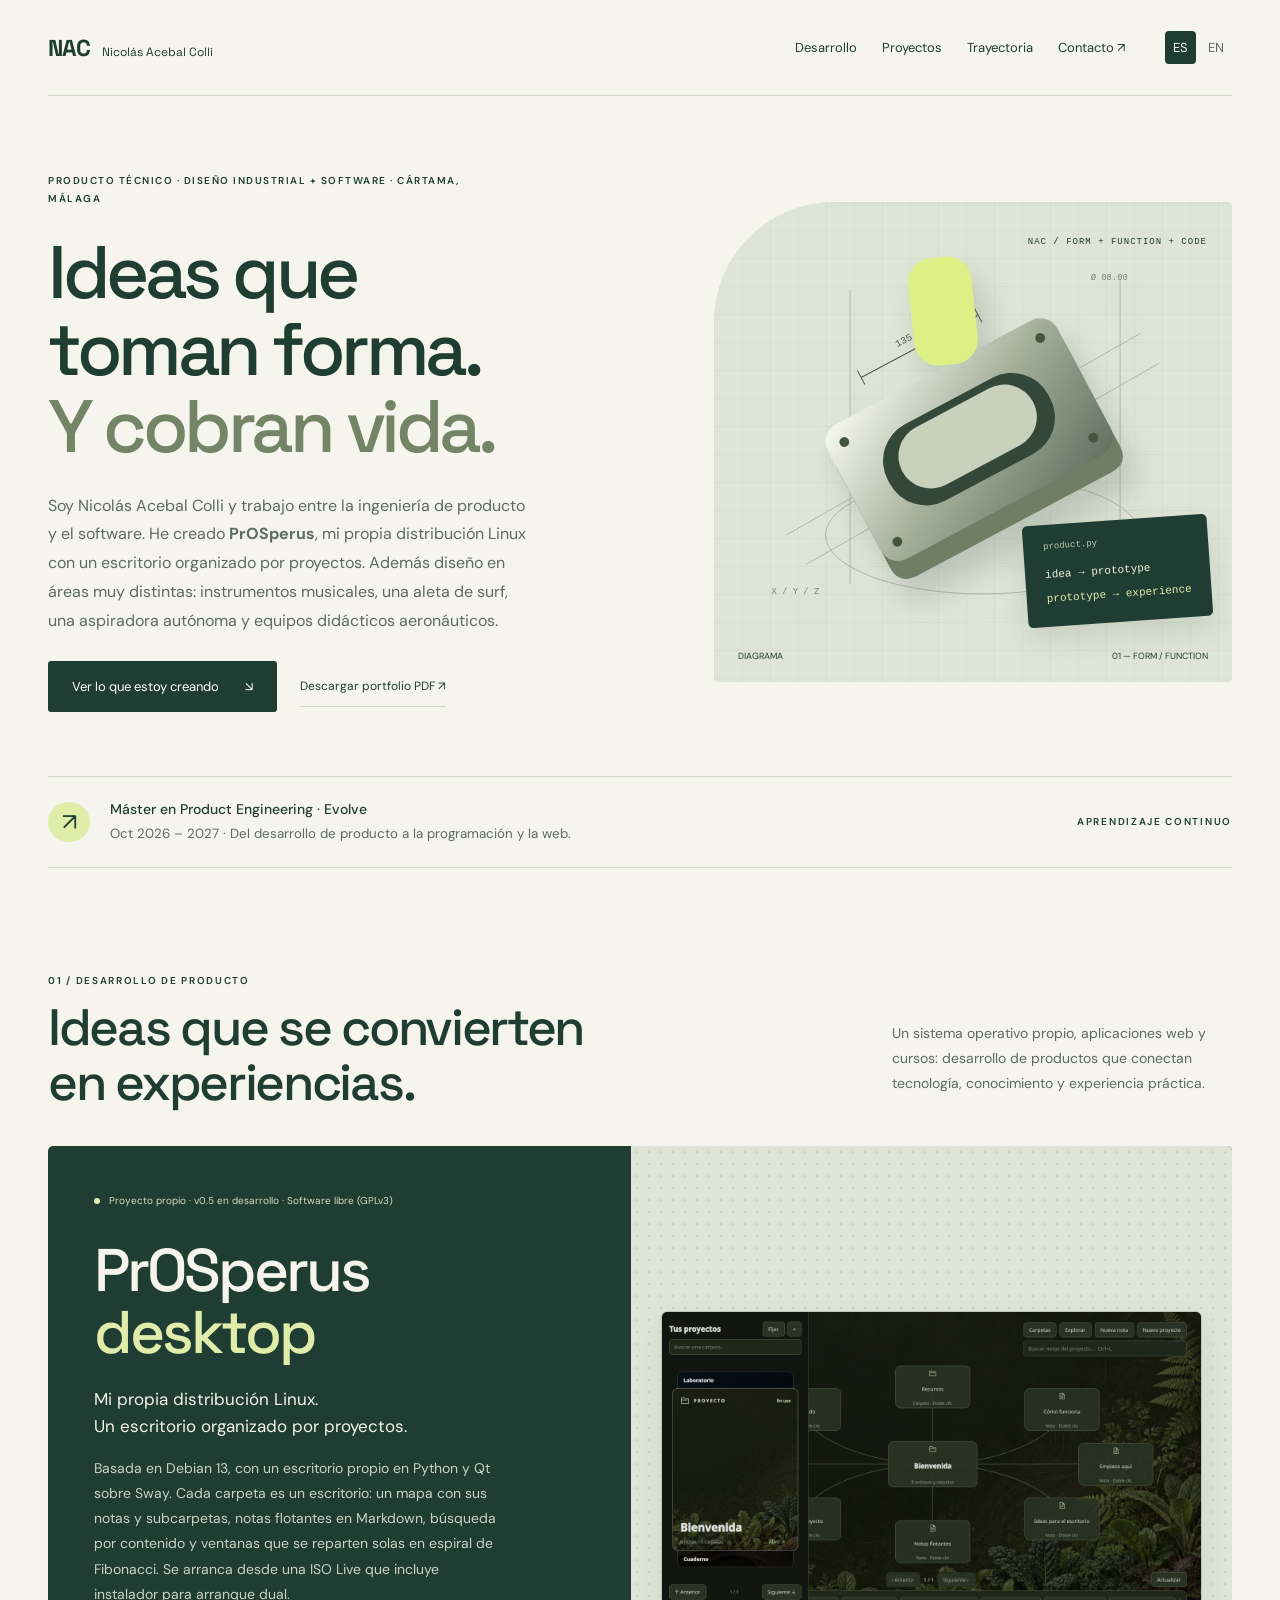
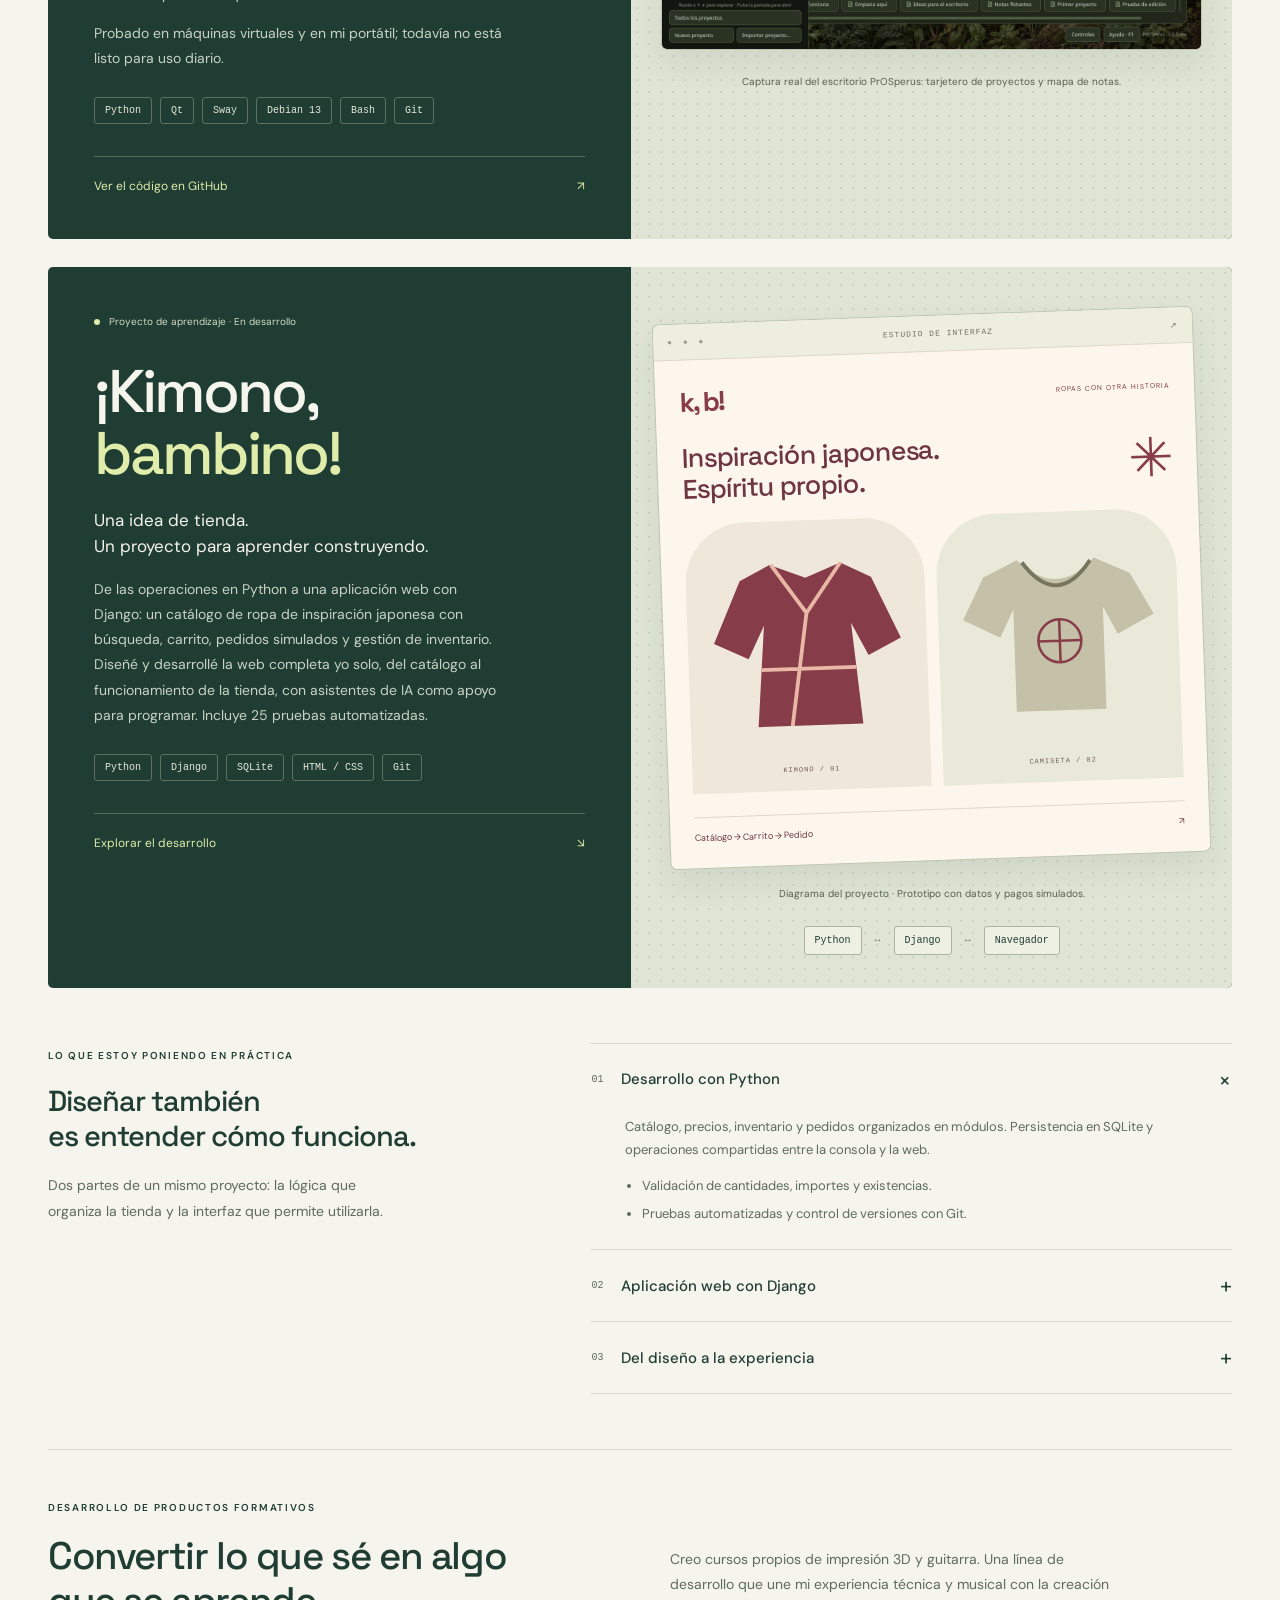
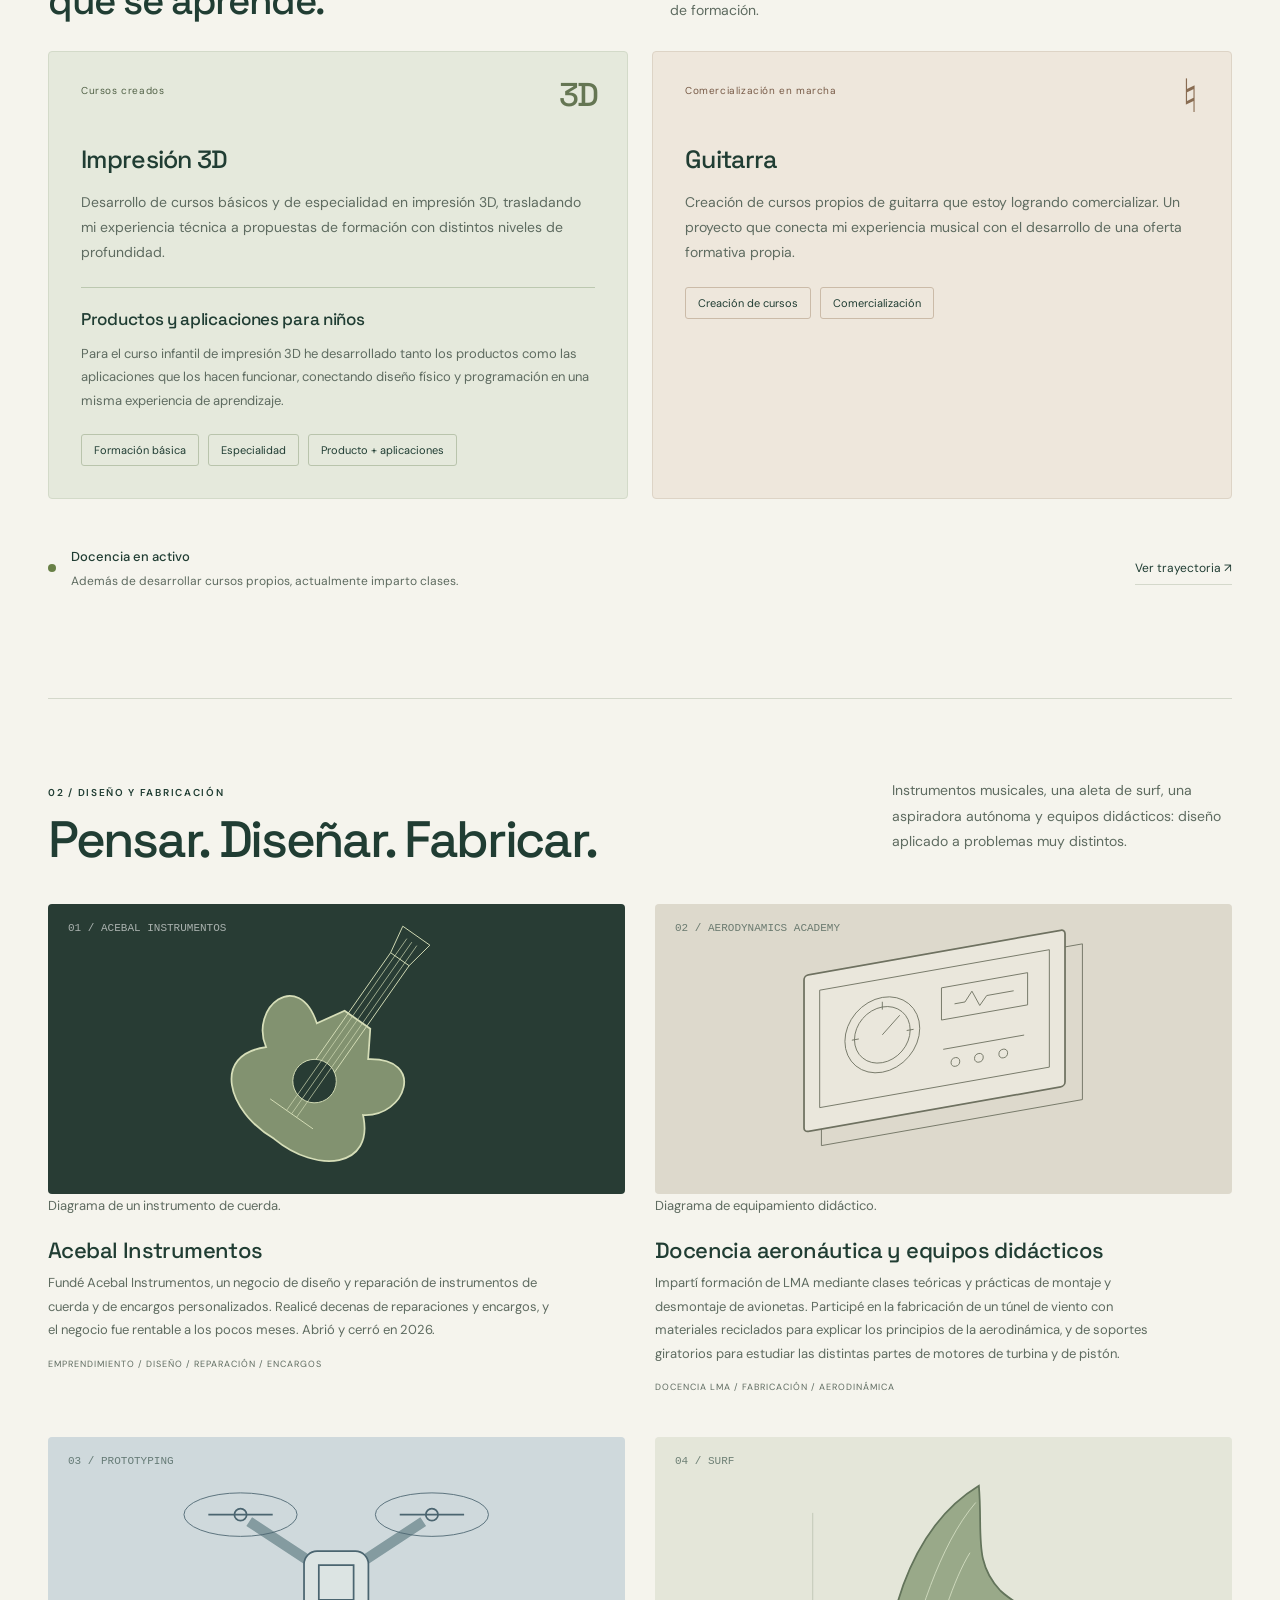
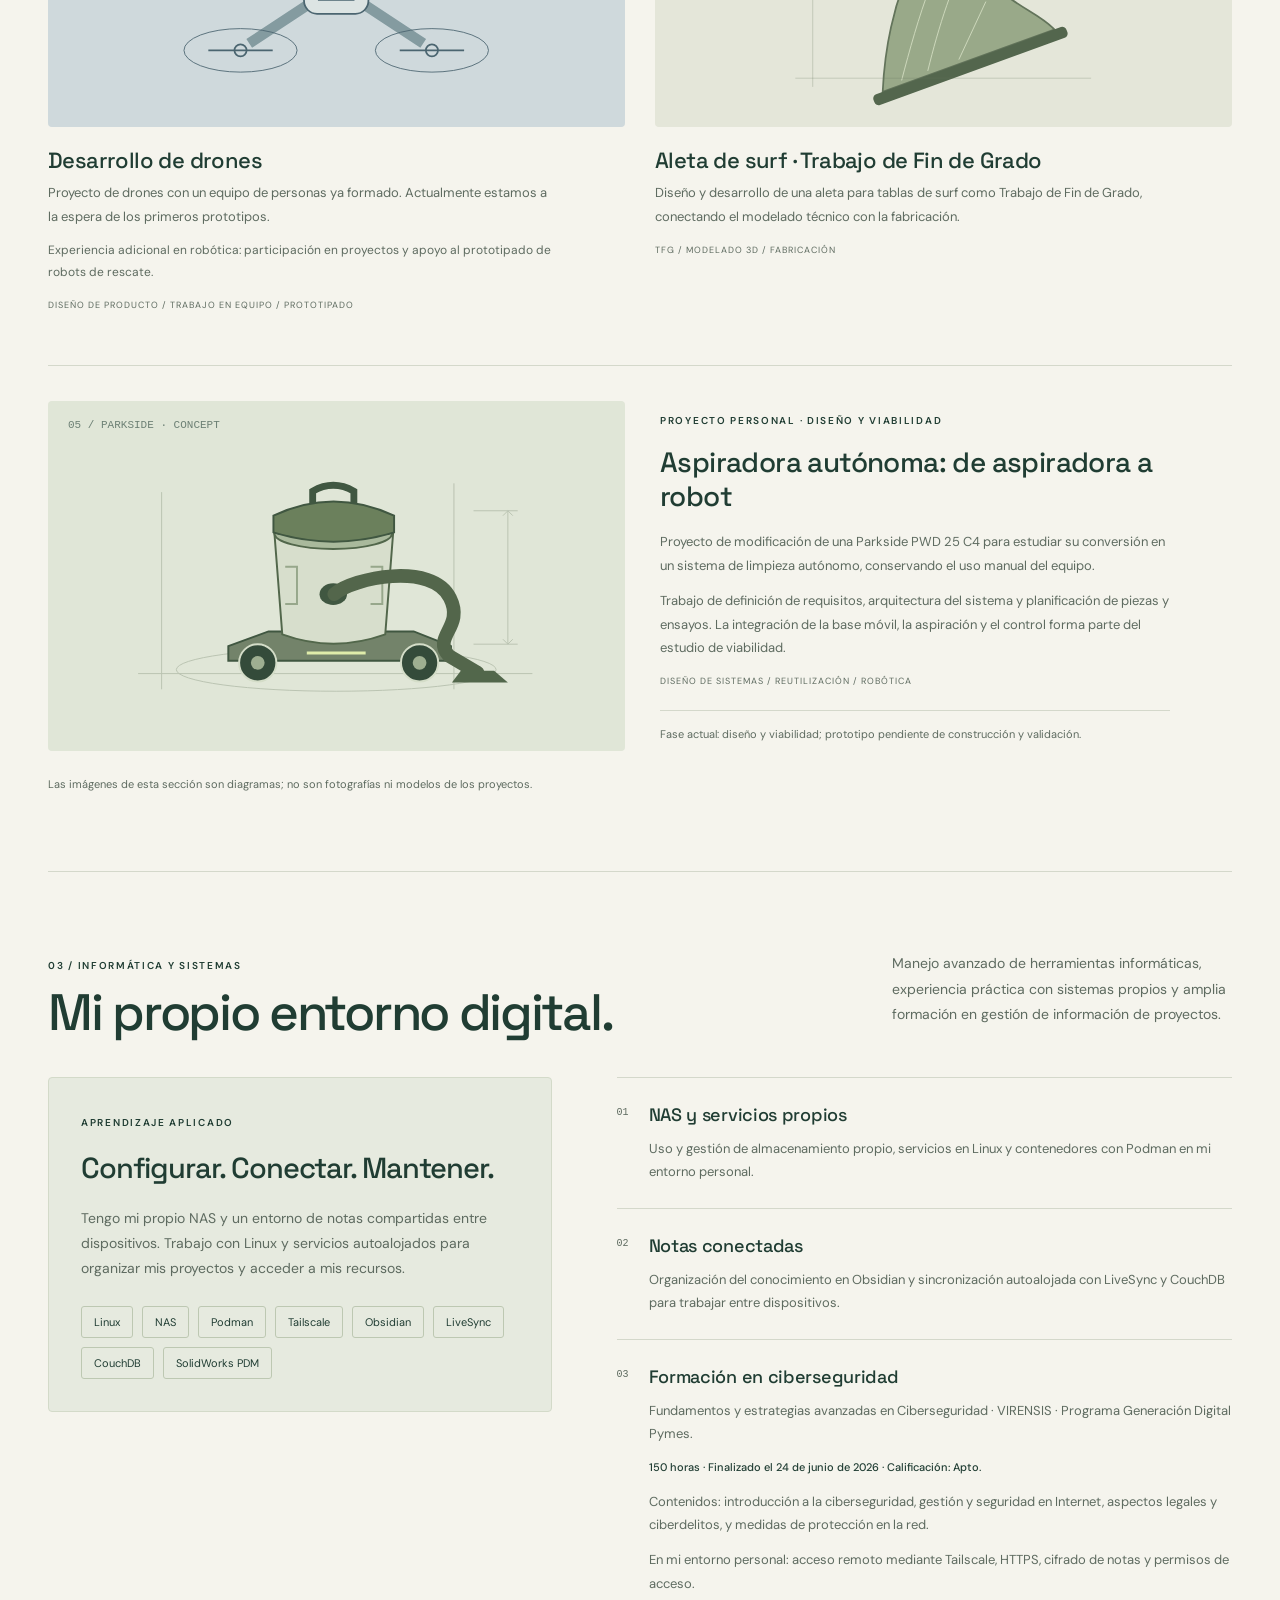
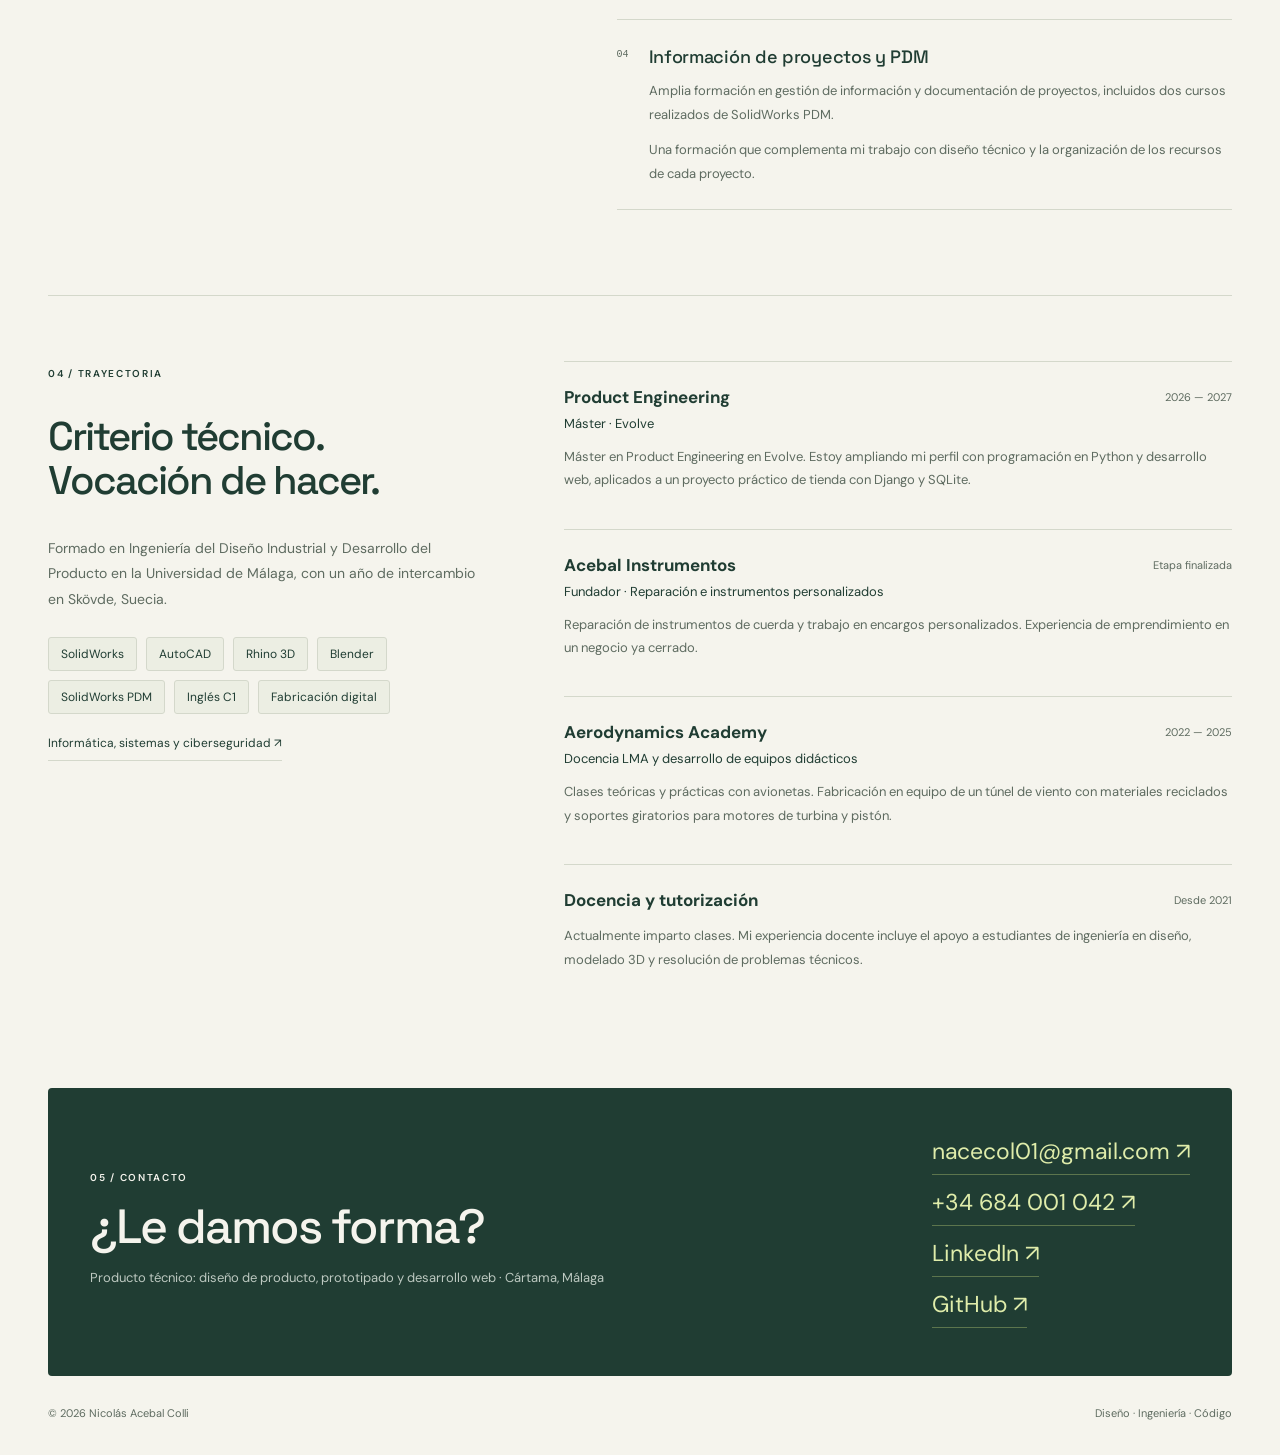
<file: index.html>
<!doctype html>
<html lang="es">
<head>
<meta charset="utf-8"><meta name="viewport" content="width=device-width,initial-scale=1">
<title>Nicolás Acebal Colli — Diseño y desarrollo</title>
<meta name="description" content="Diseño industrial, desarrollo de producto y programación web. Portfolio de Nicolás Acebal Colli.">
<link rel="icon" type="image/svg+xml" href="data:image/svg+xml,%3Csvg xmlns='http://www.w3.org/2000/svg' viewBox='0 0 64 64'%3E%3Crect width='64' height='64' rx='12' fill='%231b302a'/%3E%3Cpath d='M16 48V16l32 32V16' fill='none' stroke='%23deef86' stroke-width='6'/%3E%3C/svg%3E">
<link rel="stylesheet" href="styles.css"><link rel="stylesheet" href="refinements.css"></head>
<body><a class="skip-link" href="#main" data-es="Saltar al contenido" data-en="Skip to content">Saltar al contenido</a><div class="wrap">
<header><a class="logo" href="#" aria-label="Nicolás Acebal Colli">NAC<span>Nicolás Acebal Colli</span></a><nav aria-label="Principal"><a href="#development" data-es="Desarrollo" data-en="Development">Desarrollo</a><a href="#projects" data-es="Proyectos" data-en="Projects">Proyectos</a><a href="#about" data-es="Trayectoria" data-en="Background">Trayectoria</a><a href="#contact" data-es="Contacto ↗" data-en="Contact ↗">Contacto ↗</a><div class="langs" aria-label="Idioma / Language"><button type="button" data-lang="es" aria-pressed="true">ES</button><button type="button" data-lang="en" aria-pressed="false">EN</button></div></nav></header>
<main id="main"><div class="hero"><div><div class="eyebrow" data-es="Producto técnico · Diseño industrial + software · Cártama, Málaga" data-en="Technical product · Industrial design + software · Cártama, Málaga">Producto técnico · Diseño industrial + software · Cártama, Málaga</div><h1 data-es="Ideas que<br>toman forma.<br><em>Y cobran vida.</em>" data-en="Ideas that<br>take shape.<br><em>And come to life.</em>">Ideas que<br>toman forma.<br><em>Y cobran vida.</em></h1><p class="intro" data-es="Soy Nicolás Acebal Colli y trabajo entre la ingeniería de producto y el software. He creado <strong>PrOSperus</strong>, mi propia distribución Linux con un escritorio organizado por proyectos. Además diseño en áreas muy distintas: instrumentos musicales, una aleta de surf, una aspiradora autónoma y equipos didácticos aeronáuticos." data-en="I’m Nicolás Acebal Colli and I work where product engineering meets software. I built <strong>PrOSperus</strong>, my own Linux distribution with a project-based desktop. I also design across very different fields: musical instruments, a surf fin, an autonomous vacuum cleaner and aircraft training equipment.">Soy Nicolás Acebal Colli y trabajo entre la ingeniería de producto y el software. He creado <strong>PrOSperus</strong>, mi propia distribución Linux con un escritorio organizado por proyectos. Además diseño en áreas muy distintas: instrumentos musicales, una aleta de surf, una aspiradora autónoma y equipos didácticos aeronáuticos.</p><div class="hero-actions"><a class="cta" href="#development"><span data-es="Ver lo que estoy creando" data-en="Explore what I'm building">Ver lo que estoy creando</span><span aria-hidden="true">↘</span></a><a class="text-button print-cv" href="portfolio-es.pdf" download="Nicolas-Acebal-Colli-Portfolio-ES.pdf" data-es="Descargar portfolio PDF ↗" data-en="Download portfolio PDF ↗">Descargar portfolio PDF ↗</a></div></div>
<div class="hero-art" role="img" aria-label="Composición conceptual de piezas y planos de diseño industrial"><span class="art-tag">NAC / FORM + FUNCTION + CODE</span><svg viewBox="0 0 500 440" aria-hidden="true"><defs><linearGradient id="metal" x2="1" y2="1"><stop stop-color="#f9faef"/><stop offset=".5" stop-color="#a3af99"/><stop offset="1" stop-color="#61715e"/></linearGradient></defs><g fill="none" stroke="#64755d" stroke-width="1" opacity=".4"><path d="M60 330L420 125M80 360L440 155M125 80L125 380M400 70L400 355"/><ellipse cx="260" cy="330" rx="160" ry="60"/></g><g transform="translate(245 225) rotate(-28)"><path d="M-115-70L110-70Q130-70 130-50V65Q130 85 110 85H-115Q-135 85-135 65V-50Q-135-70-115-70Z" fill="#6e7f65" transform="translate(0 20)"/><rect x="-135" y="-70" width="265" height="155" rx="20" fill="url(#metal)"/><rect x="-95" y="-37" width="185" height="88" rx="42" fill="#334839"/><rect x="-78" y="-29" width="151" height="66" rx="33" fill="#c7d1bc"/><g fill="#43563d"><circle cx="-116" cy="-50" r="5"/><circle cx="110" cy="-50" r="5"/><circle cx="-116" cy="65" r="5"/><circle cx="110" cy="65" r="5"/></g><path d="M-70-100H65M-70-108V-92M65-108V-92" stroke="#4a5c43" fill="none"/><text x="-23" y="-110" font-size="10" font-family="monospace" fill="#4a5c43">135.00</text><rect x="-45" y="-180" width="65" height="110" rx="25" fill="#deef86" transform="rotate(22)"/></g><g fill="#77846d" font-family="monospace" font-size="9"><text x="45" y="390">X / Y / Z</text><text x="370" y="70">Ø 08.00</text></g></svg><div class="code-stamp" aria-hidden="true"><span>product.py</span><code>idea → prototype<br><b>prototype → experience</b></code></div><div class="art-caption"><span data-es="DIAGRAMA" data-en="DIAGRAM">DIAGRAMA</span><span>01 — FORM / FUNCTION</span></div></div></div>
<div class="study"><span class="icon">↗</span><div><p data-es="Máster en Product Engineering · Evolve" data-en="Master’s in Product Engineering · Evolve">Máster en Product Engineering · Evolve</p><small data-es="Oct 2026 – 2027 · Del desarrollo de producto a la programación y la web." data-en="Oct 2026 – 2027 · From product development to programming and the web.">Oct 2026 – 2027 · Del desarrollo de producto a la programación y la web.</small></div><span class="eyebrow" data-es="Aprendizaje continuo" data-en="Always learning">Aprendizaje continuo</span></div>

<section id="development" class="development">
  <div class="section-head"><div><span class="eyebrow" data-es="01 / Desarrollo de producto" data-en="01 / Product development">01 / Desarrollo de producto</span><h2 data-es="Ideas que se convierten<br>en experiencias." data-en="Ideas that become<br>experiences.">Ideas que se convierten<br>en experiencias.</h2></div><p data-es="Un sistema operativo propio, aplicaciones web y cursos: desarrollo de productos que conectan tecnología, conocimiento y experiencia práctica." data-en="My own operating system, web applications and courses: developing products that connect technology, knowledge and hands-on experience.">Un sistema operativo propio, aplicaciones web y cursos: desarrollo de productos que conectan tecnología, conocimiento y experiencia práctica.</p></div>
  <article class="web-feature prosperus-feature" id="prosperus"><div class="web-story"><span class="status"><i aria-hidden="true"></i><span data-es="Proyecto propio · v0.5 en desarrollo · Software libre (GPLv3)" data-en="Personal project · v0.5 in development · Free software (GPLv3)">Proyecto propio · v0.5 en desarrollo · Software libre (GPLv3)</span></span><h3>PrOSperus<br><em>desktop</em></h3><p class="web-lead" data-es="Mi propia distribución Linux.<br>Un escritorio organizado por proyectos." data-en="My own Linux distribution.<br>A desktop organised by projects.">Mi propia distribución Linux.<br>Un escritorio organizado por proyectos.</p><p data-es="Basada en Debian 13, con un escritorio propio en Python y Qt sobre Sway. Cada carpeta es un escritorio: un mapa con sus notas y subcarpetas, notas flotantes en Markdown, búsqueda por contenido y ventanas que se reparten solas en espiral de Fibonacci. Se arranca desde una ISO Live que incluye instalador para arranque dual." data-en="Based on Debian 13, with my own desktop written in Python and Qt on top of Sway. Every folder is a desktop: a map of its notes and subfolders, floating Markdown notes, full-text search and windows that tile themselves in a Fibonacci spiral. It boots from a Live ISO that includes a dual-boot installer.">Basada en Debian 13, con un escritorio propio en Python y Qt sobre Sway. Cada carpeta es un escritorio: un mapa con sus notas y subcarpetas, notas flotantes en Markdown, búsqueda por contenido y ventanas que se reparten solas en espiral de Fibonacci. Se arranca desde una ISO Live que incluye instalador para arranque dual.</p><p data-es="Probado en máquinas virtuales y en mi portátil; todavía no está listo para uso diario." data-en="Tested in virtual machines and on my laptop; not yet ready for daily use.">Probado en máquinas virtuales y en mi portátil; todavía no está listo para uso diario.</p><div class="tech-list" aria-label="Tecnologías / Technologies"><span>Python</span><span>Qt</span><span>Sway</span><span>Debian 13</span><span>Bash</span><span>Git</span></div><a class="feature-link" href="https://github.com/harasmeant/PrOSperus-desktop" target="_blank" rel="noopener"><span data-es="Ver el código en GitHub" data-en="View the code on GitHub">Ver el código en GitHub</span><span aria-hidden="true">↗</span></a></div><div class="web-visual"><img class="prosperus-shot" src="assets/web/prosperus-desktop.png" alt="Captura de PrOSperus: tarjetero de proyectos y mapa sobre el fondo del proyecto" loading="lazy"><p class="visual-caption" data-es="Captura real del escritorio PrOSperus: tarjetero de proyectos y mapa de notas." data-en="Real screenshot of the PrOSperus desktop: project card deck and note map.">Captura real del escritorio PrOSperus: tarjetero de proyectos y mapa de notas.</p></div></article>
  <article class="web-feature" style="margin-top:28px">
    <div class="web-story"><span class="status"><i aria-hidden="true"></i><span data-es="Proyecto de aprendizaje · En desarrollo" data-en="Learning project · In development">Proyecto de aprendizaje · En desarrollo</span></span><h3>¡Kimono, <br><em>bambino!</em></h3><p class="web-lead" data-es="Una idea de tienda.<br>Un proyecto para aprender construyendo." data-en="A shop idea.<br>A project for learning by building.">Una idea de tienda.<br>Un proyecto para aprender construyendo.</p><p data-es="De las operaciones en Python a una aplicación web con Django: un catálogo de ropa de inspiración japonesa con búsqueda, carrito, pedidos simulados y gestión de inventario. Diseñé y desarrollé la web completa yo solo, del catálogo al funcionamiento de la tienda, con asistentes de IA como apoyo para programar. Incluye 25 pruebas automatizadas." data-en="From Python operations to a Django web application: a Japanese-inspired clothing catalogue with search, a shopping cart, simulated orders and inventory management. I designed and built the whole site on my own, from the catalogue to how the shop works, using AI assistants to support the coding. It includes 25 automated tests.">De las operaciones en Python a una aplicación web con Django: un catálogo de ropa de inspiración japonesa con búsqueda, carrito, pedidos simulados y gestión de inventario. Diseñé y desarrollé la web completa yo solo, del catálogo al funcionamiento de la tienda, con asistentes de IA como apoyo para programar. Incluye 25 pruebas automatizadas.</p><div class="tech-list" aria-label="Tecnologías / Technologies"><span>Python</span><span>Django</span><span>SQLite</span><span>HTML / CSS</span><span>Git</span></div><a class="feature-link" href="#learning"><span data-es="Explorar el desarrollo" data-en="Explore the development">Explorar el desarrollo</span><span aria-hidden="true">↘</span></a></div>
    <div class="web-visual"><div class="browser-study"><div class="browser-bar"><span class="window-dots" aria-hidden="true">● ● ●</span><span data-es="ESTUDIO DE INTERFAZ" data-en="INTERFACE STUDY">ESTUDIO DE INTERFAZ</span><span aria-hidden="true">↗</span></div><div class="shop-study"><div class="shop-brand">k, b!<span data-es="ROPAS CON OTRA HISTORIA" data-en="CLOTHES WITH A DIFFERENT STORY">ROPAS CON OTRA HISTORIA</span></div><div class="shop-title"><span data-es="Inspiración japonesa.<br>Espíritu propio." data-en="Japanese inspiration.<br>A spirit of its own.">Inspiración japonesa.<br>Espíritu propio.</span><span class="shop-flower" aria-hidden="true">✳</span></div><div class="garments" aria-hidden="true"><div class="garment"><svg viewBox="0 0 180 180"><path d="M62 28L38 40 16 89 43 102 56 76 49 156H132L125 76 138 102 164 89 142 40 118 28 90 39Z" fill="#873c49"/><path d="M63 28L90 67 118 28M90 67L76 156M53 111H128" fill="none" stroke="#e9b7a6" stroke-width="3"/></svg><span>KIMONO / 01</span></div><div class="garment"><svg viewBox="0 0 180 180"><path d="M59 31L32 44 15 77 44 92 55 70 55 151H126V70L137 92 166 77 148 44 120 31Q90 63 59 31" fill="#c5c1a8"/><path d="M63 33Q90 71 117 33" fill="none" stroke="#76765e" stroke-width="3"/><circle cx="91" cy="96" r="17" fill="none" stroke="#873c49" stroke-width="2"/><path d="M91 79V113M74 96H108" stroke="#873c49" stroke-width="2"/></svg><span data-es="CAMISETA / 02" data-en="T-SHIRT / 02">CAMISETA / 02</span></div></div><div class="shop-foot"><span data-es="Catálogo → Carrito → Pedido" data-en="Catalogue → Cart → Order">Catálogo → Carrito → Pedido</span><span aria-hidden="true">↗</span></div></div></div><p class="visual-caption" data-es="Diagrama del proyecto · Prototipo con datos y pagos simulados." data-en="Project diagram · Prototype with simulated data and payments.">Diagrama del proyecto · Prototipo con datos y pagos simulados.</p><div class="architecture"><span>Python</span><b aria-hidden="true">↔</b><span>Django</span><b aria-hidden="true">↔</b><span data-es="Navegador" data-en="Browser">Navegador</span></div></div>
  </article>
  <div class="learning" id="learning"><div class="learning-intro"><span class="eyebrow" data-es="Lo que estoy poniendo en práctica" data-en="What I am putting into practice">Lo que estoy poniendo en práctica</span><h3 data-es="Diseñar también<br>es entender cómo funciona." data-en="Design also means<br>understanding how it works.">Diseñar también<br>es entender cómo funciona.</h3><p data-es="Dos partes de un mismo proyecto: la lógica que organiza la tienda y la interfaz que permite utilizarla." data-en="Two parts of the same project: the logic that runs the shop and the interface that makes it usable.">Dos partes de un mismo proyecto: la lógica que organiza la tienda y la interfaz que permite utilizarla.</p></div><div class="learning-details">
  <details open><summary><span class="detail-number">01</span><span data-es="Desarrollo con Python" data-en="Python development">Desarrollo con Python</span><span class="detail-toggle" aria-hidden="true">+</span></summary><div class="detail-body"><p data-es="Catálogo, precios, inventario y pedidos organizados en módulos. Persistencia en SQLite y operaciones compartidas entre la consola y la web." data-en="Catalogue, pricing, inventory and orders organised into modules. SQLite persistence and shared operations for the command line and the web.">Catálogo, precios, inventario y pedidos organizados en módulos. Persistencia en SQLite y operaciones compartidas entre la consola y la web.</p><ul><li data-es="Validación de cantidades, importes y existencias." data-en="Validation of quantities, amounts and stock.">Validación de cantidades, importes y existencias.</li><li data-es="Pruebas automatizadas y control de versiones con Git." data-en="Automated tests and version control with Git.">Pruebas automatizadas y control de versiones con Git.</li></ul></div></details>
  <details><summary><span class="detail-number">02</span><span data-es="Aplicación web con Django" data-en="Django web application">Aplicación web con Django</span><span class="detail-toggle" aria-hidden="true">+</span></summary><div class="detail-body"><p data-es="Una interfaz adaptable para consultar el catálogo y trabajar con la tienda desde el navegador. Plantillas HTML y CSS conectadas con las operaciones de Python." data-en="A responsive interface to browse the catalogue and use the shop in a browser. HTML templates and CSS connected to Python operations.">Una interfaz adaptable para consultar el catálogo y trabajar con la tienda desde el navegador. Plantillas HTML y CSS conectadas con las operaciones de Python.</p><ul><li data-es="Búsqueda, filtros y carrito persistente por cuenta." data-en="Search, filters and a persistent cart for each account.">Búsqueda, filtros y carrito persistente por cuenta.</li><li data-es="Autenticación y formularios protegidos con CSRF." data-en="Authentication and CSRF-protected forms.">Autenticación y formularios protegidos con CSRF.</li><li data-es="Pedidos y pagos simulados para practicar el flujo completo." data-en="Simulated orders and payments to practise the complete flow.">Pedidos y pagos simulados para practicar el flujo completo.</li></ul></div></details>
  <details><summary><span class="detail-number">03</span><span data-es="Del diseño a la experiencia" data-en="From design to experience">Del diseño a la experiencia</span><span class="detail-toggle" aria-hidden="true">+</span></summary><div class="detail-body"><p data-es="Aplicar mi mirada de diseño de producto a una experiencia digital: ordenar la información, cuidar la adaptación a móvil y hacer comprensible cada paso del proceso." data-en="Applying my product design perspective to a digital experience: organising information, adapting layouts to mobile and making each step understandable.">Aplicar mi mirada de diseño de producto a una experiencia digital: ordenar la información, cuidar la adaptación a móvil y hacer comprensible cada paso del proceso.</p><p data-es="El prototipo sigue en desarrollo. La compra pública, los pagos reales, el probador 3D y el consejero con IA son fases futuras." data-en="The prototype is still in development. Public purchasing, real payments, a 3D fitting room and an AI adviser are future phases.">El prototipo sigue en desarrollo. La compra pública, los pagos reales, el probador 3D y el consejero con IA son fases futuras.</p></div></details>
  </div></div>
<section class="course-development" id="courses" aria-labelledby="courses-title"><div class="course-heading"><div><span class="eyebrow" data-es="Desarrollo de productos formativos" data-en="Educational product development">Desarrollo de productos formativos</span><h3 id="courses-title" data-es="Convertir lo que sé en algo que se aprende." data-en="Turning what I know into something others can learn.">Convertir lo que sé en algo que se aprende.</h3></div><p data-es="Creo cursos propios de impresión 3D y guitarra. Una línea de desarrollo que une mi experiencia técnica y musical con la creación de formación." data-en="I create original 3D printing and guitar courses. A line of product development that brings together my technical and musical experience through course creation.">Creo cursos propios de impresión 3D y guitarra. Una línea de desarrollo que une mi experiencia técnica y musical con la creación de formación.</p></div><div class="course-grid"><article class="course-card"><span class="course-mark" aria-hidden="true">3D</span><span class="course-status" data-es="Cursos creados" data-en="Courses created">Cursos creados</span><h4 data-es="Impresión 3D" data-en="3D printing">Impresión 3D</h4><p data-es="Desarrollo de cursos básicos y de especialidad en impresión 3D, trasladando mi experiencia técnica a propuestas de formación con distintos niveles de profundidad." data-en="Development of introductory and specialist 3D printing courses, turning my technical experience into training at different levels of depth.">Desarrollo de cursos básicos y de especialidad en impresión 3D, trasladando mi experiencia técnica a propuestas de formación con distintos niveles de profundidad.</p><div class="course-product"><h5 data-es="Productos y aplicaciones para niños" data-en="Products and applications for children">Productos y aplicaciones para niños</h5><p data-es="Para el curso infantil de impresión 3D he desarrollado tanto los productos como las aplicaciones que los hacen funcionar, conectando diseño físico y programación en una misma experiencia de aprendizaje." data-en="For the children’s 3D printing course, I have developed both the products and the applications that make them work, connecting physical design and programming in one learning experience.">Para el curso infantil de impresión 3D he desarrollado tanto los productos como las aplicaciones que los hacen funcionar, conectando diseño físico y programación en una misma experiencia de aprendizaje.</p></div><div class="skills"><span data-es="Formación básica" data-en="Introductory training">Formación básica</span><span data-es="Especialidad" data-en="Specialist training">Especialidad</span><span data-es="Producto + aplicaciones" data-en="Products + applications">Producto + aplicaciones</span></div></article><article class="course-card course-music"><span class="course-mark" aria-hidden="true">♮</span><span class="course-status" data-es="Comercialización en marcha" data-en="Commercialisation underway">Comercialización en marcha</span><h4 data-es="Guitarra" data-en="Guitar">Guitarra</h4><p data-es="Creación de cursos propios de guitarra que estoy logrando comercializar. Un proyecto que conecta mi experiencia musical con el desarrollo de una oferta formativa propia." data-en="Creation of original guitar courses that I am beginning to sell. A project connecting my musical experience with the development of my own educational offering.">Creación de cursos propios de guitarra que estoy logrando comercializar. Un proyecto que conecta mi experiencia musical con el desarrollo de una oferta formativa propia.</p><div class="skills"><span data-es="Creación de cursos" data-en="Course creation">Creación de cursos</span><span data-es="Comercialización" data-en="Commercialisation">Comercialización</span></div></article></div><div class="teaching-now"><span class="teaching-dot" aria-hidden="true"></span><div><strong data-es="Docencia en activo" data-en="Currently teaching">Docencia en activo</strong><p data-es="Además de desarrollar cursos propios, actualmente imparto clases." data-en="Alongside developing my own courses, I currently teach.">Además de desarrollar cursos propios, actualmente imparto clases.</p></div><a href="#about"><span data-es="Ver trayectoria" data-en="View background">Ver trayectoria</span><span aria-hidden="true"> ↗</span></a></div></section>
</section>
<section id="projects"><div class="section-head"><div><span class="eyebrow" data-es="02 / Diseño y fabricación" data-en="02 / Design & manufacturing">02 / Diseño y fabricación</span><h2 data-es="Pensar. Diseñar. Fabricar." data-en="Think. Design. Make.">Pensar. Diseñar. Fabricar.</h2></div><p data-es="Instrumentos musicales, una aleta de surf, una aspiradora autónoma y equipos didácticos: diseño aplicado a problemas muy distintos." data-en="Musical instruments, a surf fin, an autonomous vacuum cleaner and training equipment: design applied to very different problems.">Instrumentos musicales, una aleta de surf, una aspiradora autónoma y equipos didácticos: diseño aplicado a problemas muy distintos.</p></div><div class="projects">
<article class="project"><div class="project-art p1"><span class="index">01 / ACEBAL INSTRUMENTOS</span><svg viewBox="0 0 500 300" aria-hidden="true"><g transform="translate(240 165) rotate(35)" fill="none" stroke="#d6deb8"><path d="M-36-30C-90-70-110 0-68 26C-114 68-64 112 0 107C64 112 114 68 68 26C110 0 90-70 36-30L18-60H-18Z" fill="#829270" stroke-width="2"/><circle cy="26" r="25" fill="#283c34"/><path d="M-13 5V-145H13V5M-13-145L-19-178H19L13-145M-30 72H30"/><path d="M-7 72V-169M0 72V-169M7 72V-169" stroke-width=".7"/></g><path d="M75 240H425M90 70V255" opacity=".2"/></svg></div><p class="caption" data-es="Diagrama de un instrumento de cuerda." data-en="Diagram of a string instrument.">Diagrama de un instrumento de cuerda.</p><h3>Acebal Instrumentos</h3><p data-es="Fundé Acebal Instrumentos, un negocio de diseño y reparación de instrumentos de cuerda y de encargos personalizados. Realicé decenas de reparaciones y encargos, y el negocio fue rentable a los pocos meses. Abrió y cerró en 2026." data-en="I founded Acebal Instrumentos, a business designing and repairing string instruments and building custom commissions. I completed dozens of repairs and commissions, and the business became profitable within a few months. It opened and closed in 2026.">Fundé Acebal Instrumentos, un negocio de diseño y reparación de instrumentos de cuerda y de encargos personalizados. Realicé decenas de reparaciones y encargos, y el negocio fue rentable a los pocos meses. Abrió y cerró en 2026.</p><div class="tags" data-es="Emprendimiento / Diseño / Reparación / Encargos" data-en="Entrepreneurship / Design / Repairs / Commissions">Emprendimiento / Diseño / Reparación / Encargos</div></article>
<article class="project"><div class="project-art p2"><span class="index">02 / AERODYNAMICS ACADEMY</span><svg viewBox="0 0 500 300" fill="none" stroke="#6e7160" aria-hidden="true"><g transform="translate(90 65) skewY(-10)"><rect width="300" height="180" rx="5" fill="#eae7dc" stroke-width="2"/><rect x="18" y="20" width="264" height="135"/><circle cx="90" cy="84" r="43"/><circle cx="90" cy="84" r="32"/><path d="M90 84L110 65M90 46V55M55 84H63M118 84H126"/><rect x="158" y="42" width="99" height="37"/><path d="M173 63H185L193 52L202 70L210 60H241M160 113H253"/><circle cx="174" cy="130" r="5"/><circle cx="201" cy="130" r="5"/><circle cx="229" cy="130" r="5"/><path d="M20 180V199H320V20H300"/></g></svg></div><p class="caption" data-es="Diagrama de equipamiento didáctico." data-en="Diagram of teaching equipment.">Diagrama de equipamiento didáctico.</p><h3 data-es="Docencia aeronáutica y equipos didácticos" data-en="Aircraft maintenance teaching &amp; training equipment">Docencia aeronáutica y equipos didácticos</h3><p data-es="Impartí formación de LMA mediante clases teóricas y prácticas de montaje y desmontaje de avionetas. Participé en la fabricación de un túnel de viento con materiales reciclados para explicar los principios de la aerodinámica, y de soportes giratorios para estudiar las distintas partes de motores de turbina y de pistón." data-en="I taught LMA aircraft maintenance theory and practical classes involving the assembly and disassembly of light aircraft. I helped build a wind tunnel from recycled materials to explain aerodynamic principles, and rotating stands for studying the different parts of turbine and piston engines.">Impartí formación de LMA mediante clases teóricas y prácticas de montaje y desmontaje de avionetas. Participé en la fabricación de un túnel de viento con materiales reciclados para explicar los principios de la aerodinámica, y de soportes giratorios para estudiar las distintas partes de motores de turbina y de pistón.</p><div class="tags" data-es="Docencia LMA / Fabricación / Aerodinámica" data-en="Aircraft maintenance teaching / Fabrication / Aerodynamics">Docencia LMA / Fabricación / Aerodinámica</div></article>
<article class="project"><div class="project-art p3"><span class="index">03 / PROTOTYPING</span><svg viewBox="0 0 500 300" fill="none" stroke="#4b6570" stroke-width="2" aria-hidden="true"><g transform="translate(250 150)"><path d="M-24-20L-100-70M24-20L100-70M-24 20L-100 70M24 20L100 70" stroke-width="12" stroke="#849ba0"/><rect x="-37" y="-36" width="74" height="72" rx="15" fill="#dce4e3"/><path d="M-20-20H20V20H-20Z"/><g stroke-width="1"><ellipse cx="-110" cy="-78" rx="65" ry="25"/><ellipse cx="110" cy="-78" rx="65" ry="25"/><ellipse cx="-110" cy="78" rx="65" ry="25"/><ellipse cx="110" cy="78" rx="65" ry="25"/></g><path d="M-147-78H-73M73-78H147M-147 78H-73M73 78H147"/><circle cx="-110" cy="-78" r="7"/><circle cx="110" cy="-78" r="7"/><circle cx="-110" cy="78" r="7"/><circle cx="110" cy="78" r="7"/></g></svg></div><h3 data-es="Desarrollo de drones" data-en="Drone development">Desarrollo de drones</h3><p data-es="Proyecto de drones con un equipo de personas ya formado. Actualmente estamos a la espera de los primeros prototipos." data-en="A drone development project with a team already in place. We are currently awaiting the first prototypes.">Proyecto de drones con un equipo de personas ya formado. Actualmente estamos a la espera de los primeros prototipos.</p><p class="related-experience" data-es="Experiencia adicional en robótica: participación en proyectos y apoyo al prototipado de robots de rescate." data-en="Additional robotics experience: project participation and prototyping support for rescue robots.">Experiencia adicional en robótica: participación en proyectos y apoyo al prototipado de robots de rescate.</p><div class="tags" data-es="Diseño de producto / Trabajo en equipo / Prototipado" data-en="Product design / Teamwork / Prototyping">Diseño de producto / Trabajo en equipo / Prototipado</div></article>
<article class="project"><div class="project-art p4"><span class="index">04 / SURF</span><svg viewBox="0 0 500 300" aria-hidden="true"><g transform="translate(250 160) rotate(-20)"><path d="M-105 85C-80 25-20-80 80-100C65-45 44-20 62 22C75 47 97 65 105 85Z" fill="#99a989" stroke="#63745b" stroke-width="2"/><path d="M-80 80C-40 22 13-51 70-83M-48 80C-20 38 16-9 44-31M-10 80L42 28" fill="none" stroke="#cfd9bd"/><rect x="-118" y="85" width="236" height="13" rx="5" fill="#53664d"/></g><g stroke="#64755d" opacity=".3"><path d="M80 260H420M100 70V270" fill="none"/></g></svg></div><h3 data-es="Aleta de surf · Trabajo de Fin de Grado" data-en="Surf fin · Bachelor’s thesis">Aleta de surf · Trabajo de Fin de Grado</h3><p data-es="Diseño y desarrollo de una aleta para tablas de surf como Trabajo de Fin de Grado, conectando el modelado técnico con la fabricación." data-en="Design and development of a surfboard fin as my bachelor’s thesis project, connecting technical modelling with manufacturing.">Diseño y desarrollo de una aleta para tablas de surf como Trabajo de Fin de Grado, conectando el modelado técnico con la fabricación.</p><div class="tags" data-es="TFG / Modelado 3D / Fabricación" data-en="Thesis / 3D modelling / Manufacturing">TFG / Modelado 3D / Fabricación</div></article>
<article class="project project-vacuum" id="vacuum-project">
<div class="project-art p5"><span class="index">05 / PARKSIDE · CONCEPT</span>
<svg viewBox="0 0 500 300" fill="none" aria-hidden="true">
<g stroke="#8c9a84" stroke-width="1" opacity=".45"><path d="M48 250H450M72 65V266M370 56V266"/><ellipse cx="250" cy="246" rx="163" ry="22"/><path d="M390 84H435M390 220H435M425 84V220M420 89L425 84 430 89M420 215L425 220 430 215"/></g>
<path d="M140 222L181 207H329L367 222V237H140Z" fill="#73836a" stroke="#405741" stroke-width="2"/>
<g fill="#344b3a" stroke="#d4ddc8" stroke-width="2"><circle cx="170" cy="239" r="19"/><circle cx="335" cy="239" r="19"/></g>
<g fill="#9eaf91"><circle cx="170" cy="239" r="7"/><circle cx="335" cy="239" r="7"/></g>
<path d="M187 107H308L300 210Q247 229 195 210Z" fill="#d7decc" stroke="#52674b" stroke-width="2"/>
<ellipse cx="247" cy="107" rx="60" ry="16" fill="#a9b99c" stroke="#52674b" stroke-width="2"/>
<path d="M186 106V89Q247 60 309 89V106Q247 125 186 106Z" fill="#6b805c" stroke="#405741" stroke-width="2"/>
<path d="M226 77V64Q247 52 268 64V77" stroke="#405741" stroke-width="7"/>
<path d="M198 141H210V179H198M285 141H297V179H285" stroke="#97a78b" stroke-width="2"/>
<ellipse cx="247" cy="169" rx="14" ry="11" fill="#405741"/>
<path d="M248 169C267 152 348 136 366 173C381 203 347 212 365 232L394 249" stroke="#53664b" stroke-width="14" stroke-linecap="round"/>
<path d="M377 247L411 247 425 259H368Z" fill="#52674b"/>
<path d="M220 229H280" stroke="#dfecaa" stroke-width="3"/>
</svg></div><div class="vacuum-story"><span class="eyebrow" data-es="Proyecto personal · Diseño y viabilidad" data-en="Personal project · Design &amp; feasibility">Proyecto personal · Diseño y viabilidad</span><h3 data-es="Aspiradora autónoma: de aspiradora a robot" data-en="Autonomous vacuum: from vacuum cleaner to robot">Aspiradora autónoma: de aspiradora a robot</h3><p data-es="Proyecto de modificación de una Parkside PWD 25 C4 para estudiar su conversión en un sistema de limpieza autónomo, conservando el uso manual del equipo." data-en="A project to modify a Parkside PWD 25 C4 and explore its conversion into an autonomous cleaning system while retaining manual use.">Proyecto de modificación de una Parkside PWD 25 C4 para estudiar su conversión en un sistema de limpieza autónomo, conservando el uso manual del equipo.</p><p data-es="Trabajo de definición de requisitos, arquitectura del sistema y planificación de piezas y ensayos. La integración de la base móvil, la aspiración y el control forma parte del estudio de viabilidad." data-en="Work on requirements, system architecture and planning parts and tests. Integrating the mobile base, suction and control is part of the feasibility study.">Trabajo de definición de requisitos, arquitectura del sistema y planificación de piezas y ensayos. La integración de la base móvil, la aspiración y el control forma parte del estudio de viabilidad.</p><div class="tags" data-es="Diseño de sistemas / Reutilización / Robótica" data-en="Systems design / Reuse / Robotics">Diseño de sistemas / Reutilización / Robótica</div><p class="project-phase" data-es="Fase actual: diseño y viabilidad; prototipo pendiente de construcción y validación." data-en="Current stage: design and feasibility; prototype construction and validation are pending.">Fase actual: diseño y viabilidad; prototipo pendiente de construcción y validación.</p></div></article>
</div><p class="note" data-es="Las imágenes de esta sección son diagramas; no son fotografías ni modelos de los proyectos." data-en="The images in this section are diagrams; they are not photographs or models of the projects.">Las imágenes de esta sección son diagramas; no son fotografías ni modelos de los proyectos.</p></section>
<section id="systems" class="systems" aria-labelledby="systems-title"><div class="section-head"><div><span class="eyebrow" data-es="03 / Informática y sistemas" data-en="03 / IT &amp; systems">03 / Informática y sistemas</span><h2 id="systems-title" data-es="Mi propio entorno digital." data-en="My own digital environment.">Mi propio entorno digital.</h2></div><p data-es="Manejo avanzado de herramientas informáticas, experiencia práctica con sistemas propios y amplia formación en gestión de información de proyectos." data-en="Advanced computer skills, hands-on experience with personal systems and extensive training in project information management.">Manejo avanzado de herramientas informáticas, experiencia práctica con sistemas propios y amplia formación en gestión de información de proyectos.</p></div><div class="systems-content"><div class="systems-intro"><span class="eyebrow" data-es="Aprendizaje aplicado" data-en="Applied learning">Aprendizaje aplicado</span><h3 data-es="Configurar. Conectar. Mantener." data-en="Configure. Connect. Maintain.">Configurar. Conectar. Mantener.</h3><p data-es="Tengo mi propio NAS y un entorno de notas compartidas entre dispositivos. Trabajo con Linux y servicios autoalojados para organizar mis proyectos y acceder a mis recursos." data-en="I have my own NAS and a note-taking setup shared across devices. I work with Linux and self-hosted services to organise my projects and access my resources.">Tengo mi propio NAS y un entorno de notas compartidas entre dispositivos. Trabajo con Linux y servicios autoalojados para organizar mis proyectos y acceder a mis recursos.</p><div class="skills" aria-label="Tecnologías / Technologies"><span>Linux</span><span>NAS</span><span>Podman</span><span>Tailscale</span><span>Obsidian</span><span>LiveSync</span><span>CouchDB</span><span>SolidWorks PDM</span></div></div><div class="systems-practice"><article class="system-practice"><span class="system-number" aria-hidden="true">01</span><div><h3 data-es="NAS y servicios propios" data-en="NAS &amp; self-hosted services">NAS y servicios propios</h3><p data-es="Uso y gestión de almacenamiento propio, servicios en Linux y contenedores con Podman en mi entorno personal." data-en="Using and managing personal storage, Linux services and Podman containers in my own environment.">Uso y gestión de almacenamiento propio, servicios en Linux y contenedores con Podman en mi entorno personal.</p></div></article><article class="system-practice"><span class="system-number" aria-hidden="true">02</span><div><h3 data-es="Notas conectadas" data-en="Connected notes">Notas conectadas</h3><p data-es="Organización del conocimiento en Obsidian y sincronización autoalojada con LiveSync y CouchDB para trabajar entre dispositivos." data-en="Knowledge organisation in Obsidian and self-hosted synchronisation with LiveSync and CouchDB to work across devices.">Organización del conocimiento en Obsidian y sincronización autoalojada con LiveSync y CouchDB para trabajar entre dispositivos.</p></div></article><article class="system-practice"><span class="system-number" aria-hidden="true">03</span><div><h3 data-es="Formación en ciberseguridad" data-en="Cybersecurity training">Formación en ciberseguridad</h3><p data-es="Fundamentos y estrategias avanzadas en Ciberseguridad · VIRENSIS · Programa Generación Digital Pymes." data-en="Fundamentos y estrategias avanzadas en Ciberseguridad · VIRENSIS · Generación Digital Pymes programme.">Fundamentos y estrategias avanzadas en Ciberseguridad · VIRENSIS · Programa Generación Digital Pymes.</p><p class="training-meta" data-es="150 horas · Finalizado el 24 de junio de 2026 · Calificación: Apto." data-en="150 hours · Completed on 24 June 2026 · Result: Pass.">150 horas · Finalizado el 24 de junio de 2026 · Calificación: Apto.</p><p data-es="Contenidos: introducción a la ciberseguridad, gestión y seguridad en Internet, aspectos legales y ciberdelitos, y medidas de protección en la red." data-en="Topics: introduction to cybersecurity, Internet management and security, legal aspects and cybercrime, and online protection measures.">Contenidos: introducción a la ciberseguridad, gestión y seguridad en Internet, aspectos legales y ciberdelitos, y medidas de protección en la red.</p><p data-es="En mi entorno personal: acceso remoto mediante Tailscale, HTTPS, cifrado de notas y permisos de acceso." data-en="In my personal environment: remote access through Tailscale, HTTPS, note encryption and access permissions.">En mi entorno personal: acceso remoto mediante Tailscale, HTTPS, cifrado de notas y permisos de acceso.</p></div></article><article class="system-practice"><span class="system-number" aria-hidden="true">04</span><div><h3 data-es="Información de proyectos y PDM" data-en="Project information &amp; PDM">Información de proyectos y PDM</h3><p data-es="Amplia formación en gestión de información y documentación de proyectos, incluidos dos cursos realizados de SolidWorks PDM." data-en="Extensive training in project information and documentation management, including two completed SolidWorks PDM courses.">Amplia formación en gestión de información y documentación de proyectos, incluidos dos cursos realizados de SolidWorks PDM.</p><p data-es="Una formación que complementa mi trabajo con diseño técnico y la organización de los recursos de cada proyecto." data-en="Training that complements my technical design work and the organisation of each project’s resources.">Una formación que complementa mi trabajo con diseño técnico y la organización de los recursos de cada proyecto.</p></div></article></div></div></section>
<section class="experience" id="about"><div><span class="eyebrow" data-es="04 / Trayectoria" data-en="04 / Background">04 / Trayectoria</span><h2 data-es="Criterio técnico.<br>Vocación de hacer." data-en="Engineering thinking.<br>A drive to make.">Criterio técnico.<br>Vocación de hacer.</h2><p class="intro" data-es="Formado en Ingeniería del Diseño Industrial y Desarrollo del Producto en la Universidad de Málaga, con un año de intercambio en Skövde, Suecia." data-en="Educated in Industrial Design Engineering and Product Development at the University of Málaga, including an exchange year in Skövde, Sweden.">Formado en Ingeniería del Diseño Industrial y Desarrollo del Producto en la Universidad de Málaga, con un año de intercambio en Skövde, Suecia.</p><div class="skills"><span>SolidWorks</span><span>AutoCAD</span><span>Rhino 3D</span><span>Blender</span><span>SolidWorks PDM</span><span data-es="Inglés C1" data-en="English C1">Inglés C1</span><span data-es="Fabricación digital" data-en="Digital manufacturing">Fabricación digital</span></div><a class="systems-link" href="#systems"><span data-es="Informática, sistemas y ciberseguridad" data-en="IT, systems &amp; cybersecurity">Informática, sistemas y ciberseguridad</span><span aria-hidden="true"> ↗</span></a></div><div>
<div class="job"><div class="job-top"><h3 data-es="Product Engineering" data-en="Product Engineering">Product Engineering</h3><time>2026 — 2027</time></div><b data-es="Máster · Evolve" data-en="Master’s studies · Evolve">Máster · Evolve</b><p data-es="Máster en Product Engineering en Evolve. Estoy ampliando mi perfil con programación en Python y desarrollo web, aplicados a un proyecto práctico de tienda con Django y SQLite." data-en="Master’s studies in Product Engineering at Evolve. I am expanding my skills through Python programming and web development, applied to a practical shop project with Django and SQLite.">Máster en Product Engineering en Evolve. Estoy ampliando mi perfil con programación en Python y desarrollo web, aplicados a un proyecto práctico de tienda con Django y SQLite.</p></div>
<div class="job"><div class="job-top"><h3>Acebal Instrumentos</h3><time data-es="Etapa finalizada" data-en="Business closed">Etapa finalizada</time></div><b data-es="Fundador · Reparación e instrumentos personalizados" data-en="Founder · Instrument repair &amp; custom commissions">Fundador · Reparación e instrumentos personalizados</b><p data-es="Reparación de instrumentos de cuerda y trabajo en encargos personalizados. Experiencia de emprendimiento en un negocio ya cerrado." data-en="String instrument repairs and work on custom commissions. Entrepreneurial experience in a business that has since closed.">Reparación de instrumentos de cuerda y trabajo en encargos personalizados. Experiencia de emprendimiento en un negocio ya cerrado.</p></div>
<div class="job"><div class="job-top"><h3>Aerodynamics Academy</h3><time>2022 — 2025</time></div><b data-es="Docencia LMA y desarrollo de equipos didácticos" data-en="Aircraft maintenance teaching &amp; training equipment development">Docencia LMA y desarrollo de equipos didácticos</b><p data-es="Clases teóricas y prácticas con avionetas. Fabricación en equipo de un túnel de viento con materiales reciclados y soportes giratorios para motores de turbina y pistón." data-en="Theory and practical classes using light aircraft. Team-built teaching equipment: a wind tunnel made from recycled materials and rotating stands for turbine and piston engines.">Clases teóricas y prácticas con avionetas. Fabricación en equipo de un túnel de viento con materiales reciclados y soportes giratorios para motores de turbina y pistón.</p></div>
<div class="job"><div class="job-top"><h3 data-es="Docencia y tutorización" data-en="Teaching & mentoring">Docencia y tutorización</h3><time data-es="Desde 2021" data-en="Since 2021">Desde 2021</time></div><p data-es="Actualmente imparto clases. Mi experiencia docente incluye el apoyo a estudiantes de ingeniería en diseño, modelado 3D y resolución de problemas técnicos." data-en="I currently teach. My teaching experience includes supporting engineering students in design, 3D modelling and technical problem-solving.">Actualmente imparto clases. Mi experiencia docente incluye el apoyo a estudiantes de ingeniería en diseño, modelado 3D y resolución de problemas técnicos.</p></div>
</div></section>
<section class="contact" id="contact"><div><span class="eyebrow" data-es="05 / Contacto" data-en="05 / Contact">05 / Contacto</span><h2 data-es="¿Le damos forma?" data-en="Let's bring it to life.">¿Le damos forma?</h2><p data-es="Producto técnico: diseño de producto, prototipado y desarrollo web · Cártama, Málaga" data-en="Technical product: product design, prototyping & web development · Cártama, Málaga">Producto técnico: diseño de producto, prototipado y desarrollo web · Cártama, Málaga</p></div><div class="contact-links"><a href="mailto:nacecol01@gmail.com">nacecol01@gmail.com ↗</a><a href="tel:+34684001042">+34 684 001 042 ↗</a><a href="https://www.linkedin.com/in/nicolas-acebal-colli-415466185/" target="_blank" rel="noopener noreferrer">LinkedIn ↗</a><a href="https://github.com/harasmeant" target="_blank" rel="noopener noreferrer">GitHub ↗</a></div></section>
</main><footer><span>© <span id="year"></span> Nicolás Acebal Colli</span><span data-es="Diseño · Ingeniería · Código" data-en="Design · Engineering · Code">Diseño · Ingeniería · Código</span></footer>
</div><script src="app.js"></script></body></html>
</file>
<file: styles.css>
@import url('https://fonts.googleapis.com/css2?family=DM+Sans:wght@400;500;600;700&family=Space+Grotesk:wght@400;500;600;700&display=swap');
:root{--paper:#f3f2eb;--ink:#1b302a;--muted:#64716a;--line:#cfd3c8;--acid:#deef86}*{box-sizing:border-box}html{scroll-behavior:smooth;scroll-padding-top:90px}body{margin:0;background:var(--paper);color:var(--ink);font-family:'DM Sans',sans-serif}a{color:inherit;text-decoration:none}button{font:inherit}a:focus-visible,button:focus-visible{outline:3px solid #7d9c1d;outline-offset:5px}.wrap{width:min(1280px,90%);margin:auto}header{height:88px;display:flex;align-items:center;justify-content:space-between;border-bottom:1px solid var(--line)}.logo{font-family:'Space Grotesk',sans-serif;font-weight:700;font-size:23px;letter-spacing:-1px}.logo span{font-size:12px;margin-left:12px;font-weight:400;letter-spacing:0}nav{display:flex;align-items:center;gap:30px;font-size:13px}.langs{display:flex;gap:4px;margin-left:15px}.langs button{background:transparent;border:0;padding:8px;cursor:pointer;color:var(--muted)}.langs button[aria-pressed=true]{background:var(--ink);color:white;border-radius:4px}.eyebrow{text-transform:uppercase;letter-spacing:2px;font-size:11px;font-weight:600}.hero{display:grid;grid-template-columns:1.15fr 1fr;gap:5%;padding:72px 0 62px;align-items:center}.hero h1{font-family:'Space Grotesk',sans-serif;font-weight:500;font-size:clamp(48px,5.7vw,80px);letter-spacing:-4px;line-height:1.02;margin:26px 0}.hero h1 em{font-style:normal;color:#7a8a67}.intro{max-width:480px;font-size:16px;line-height:1.75;color:var(--muted)}.cta{display:inline-flex;background:var(--ink);color:white;gap:36px;padding:17px 24px;border-radius:3px;font-size:13px;margin-top:18px}.hero-art{height:490px;background:#dce1d4;border-radius:4px;position:relative;overflow:hidden;display:grid;place-items:center;background-image:linear-gradient(#5364480c 1px,transparent 1px),linear-gradient(90deg,#5364480c 1px,transparent 1px);background-size:28px 28px}.art-tag{position:absolute;top:22px;left:24px;font:10px monospace;letter-spacing:1px}.art-caption{position:absolute;bottom:20px;left:24px;right:24px;display:flex;justify-content:space-between;font-size:10px}.hero-art svg{width:100%;height:90%;filter:drop-shadow(12px 20px 15px #23392f30)}.study{display:flex;align-items:center;gap:20px;padding:25px 0;border-top:1px solid var(--line);border-bottom:1px solid var(--line)}.study .icon{width:40px;height:40px;background:var(--acid);border-radius:50%;display:grid;place-items:center;font-size:24px}.study p{margin:0;font-size:14px}.study small{display:block;margin-top:5px;color:var(--muted)}.study .eyebrow{margin-left:auto;font-size:10px}section{padding-top:90px}.section-head{display:flex;align-items:end;justify-content:space-between;margin-bottom:30px}.section-head h2{font:500 clamp(32px,4vw,46px)/1.1 'Space Grotesk',sans-serif;letter-spacing:-2px;margin:12px 0 0}.section-head p{max-width:320px;color:var(--muted);font-size:14px;line-height:1.6}.projects{display:grid;grid-template-columns:1fr 1fr;gap:42px 26px}.project-art{height:320px;display:grid;place-items:center;border-radius:3px;position:relative;overflow:hidden}.project-art svg{width:85%;height:90%;transition:transform .5s}.project:hover svg{transform:scale(1.04)}.p1{background:#283c34}.p2{background:#ddd9cc}.p3{background:#cfd9dc}.p4{background:#e4e6d9}.project-art .index{position:absolute;top:18px;left:20px;font:11px monospace;opacity:.6}.p1 .index{color:white}.project h3{font:500 23px 'Space Grotesk',sans-serif;letter-spacing:-.6px;margin:19px 0 7px}.project p{color:var(--muted);font-size:14px;line-height:1.65;max-width:510px;margin:0}.tags{font-size:10px;text-transform:uppercase;letter-spacing:1px;margin-top:14px;color:var(--muted)}.experience{display:grid;grid-template-columns:.8fr 1.2fr;gap:80px}.experience h2{font:500 43px/1.1 'Space Grotesk',sans-serif;letter-spacing:-2px}.job{border-top:1px solid var(--line);padding:24px 0}.job-top{display:flex;justify-content:space-between;gap:15px}.job h3{font-size:17px;margin:0}.job time{font-size:11px;white-space:nowrap;color:var(--muted)}.job b{display:block;font-weight:400;font-size:13px;margin-top:7px}.job p{font-size:14px;line-height:1.6;color:var(--muted)}.skills{display:flex;flex-wrap:wrap;gap:9px;margin-top:25px}.skills span{border:1px solid var(--line);padding:8px 12px;border-radius:3px;font-size:12px}.contact{background:var(--ink);color:var(--paper);padding:52px;margin-top:80px;border-radius:4px;display:flex;align-items:center;justify-content:space-between;gap:30px}.contact h2{font:500 clamp(30px,4vw,48px)/1.1 'Space Grotesk',sans-serif;letter-spacing:-2px;margin:15px 0}.contact a{display:inline-block;color:var(--acid);font-size:clamp(16px,2vw,24px);border-bottom:1px solid #deef8650;padding-bottom:8px}.contact p{color:#bdc9c1;font-size:13px}footer{display:flex;justify-content:space-between;padding:30px 0;font-size:11px;color:var(--muted)}.note{font-size:11px;color:var(--muted);margin-top:24px}
@media(max-width:760px){header{height:75px}.logo span,nav>a{display:none}nav{gap:0}.hero{grid-template-columns:1fr;padding-top:40px;gap:32px}.hero h1{letter-spacing:-2.5px}.hero-art{height:350px}.study{align-items:start}.study .eyebrow{display:none}.section-head{display:block}.section-head p{max-width:none}.projects{grid-template-columns:1fr}.project-art{height:300px}section{padding-top:60px}.experience{grid-template-columns:1fr;gap:20px}.experience h2{margin:15px 0}.contact{display:block;padding:30px;margin-top:50px}.contact a{margin-top:20px}footer{gap:20px}.job-top{flex-wrap:wrap}}@media(prefers-reduced-motion:reduce){html{scroll-behavior:auto}.project-art svg{transition:none}}
</file>
<file: refinements.css>
/* An editorial portfolio connecting physical products, digital work and education. */
.system-practice p+p{margin-top:12px}
.system-practice .training-meta{font-size:11px;font-weight:500;color:var(--ink)}
.systems{border-top:1px solid var(--line);margin-top:80px;padding-top:65px}
.systems-content{display:grid;grid-template-columns:.9fr 1.1fr;gap:65px;align-items:start}
.systems-intro{padding:32px;background:#e6eadf;border:1px solid #d3dac9;border-radius:4px}
.systems-intro h3{font:500 29px/1.2 'Space Grotesk',sans-serif;letter-spacing:-1px;margin:20px 0}
.systems-intro p{font-size:14px;color:var(--muted);line-height:1.8;margin:0}
.systems-intro .skills span{background:transparent;border-color:#bdc8b2;font-size:11px}
.system-practice{display:flex;gap:20px;border-top:1px solid var(--line);padding:24px 0}
.system-practice:last-child{border-bottom:1px solid var(--line)}
.system-number{font:10px monospace;color:var(--muted);padding-top:5px}
.system-practice h3{font:500 18px/1.4 'Space Grotesk',sans-serif;margin:0 0 10px;letter-spacing:-.3px}
.system-practice p{font-size:13px;line-height:1.8;color:var(--muted);margin:0}
.systems-link{display:inline-block;margin-top:20px;padding-bottom:7px;border-bottom:1px solid var(--line);font-size:12px;line-height:1.6}
@media(max-width:1000px){.systems-content{gap:35px}.systems-intro{padding:26px}.systems-intro h3{font-size:26px}}
@media(max-width:760px){.systems{margin-top:55px;padding-top:48px}.systems-content{grid-template-columns:1fr;gap:25px}.systems-intro{padding:25px}.systems-intro h3{font-size:28px}.systems-intro p{font-size:13px}.system-practice{gap:14px;padding:20px 0}}
@media print{.systems{margin-top:20px;padding-top:25px}.systems-content{grid-template-columns:1fr 1fr;gap:20px}.systems-intro{background:white;padding:15px;break-inside:avoid}.systems-intro h3{font-size:18pt}.systems-intro p,.system-practice p{font-size:9pt}.system-practice{padding:12px 0;gap:10px;break-inside:avoid}.system-practice h3{font-size:12pt}.systems-link{display:none}}
.project .related-experience{margin-top:12px;font-size:12px}
.course-product{margin-top:22px;padding-top:20px;border-top:1px solid #bcc8b0}
.course-product h5{font:500 17px/1.4 'Space Grotesk',sans-serif;margin:0 0 10px;letter-spacing:-.3px}
.course-card .course-product p{font-size:13px}
.project-vacuum{grid-column:1 / -1;display:grid;grid-template-columns:1fr 1fr;gap:30px;align-items:center;margin-top:10px;padding-top:32px;border-top:1px solid var(--line)}
.project-vacuum .p5{background:#e0e6d7;height:350px}
.project-vacuum .vacuum-story{padding:10px 15px 10px 5px}
.project-vacuum .vacuum-story h3{font-size:28px;line-height:1.2;margin:17px 0}
.project-vacuum .vacuum-story>p+p{margin-top:12px}
.project-vacuum .project-phase{border-top:1px solid var(--line);padding-top:14px;margin-top:20px;font-size:11px;line-height:1.7}
@media(max-width:760px){.project-vacuum{grid-template-columns:1fr;gap:14px;padding-top:25px}.project-vacuum .p5{height:280px}.project-vacuum .vacuum-story{padding:5px 0 0}.project-vacuum .vacuum-story h3{font-size:25px}.course-product h5{font-size:16px}}
@media print{.project-vacuum{display:block;break-inside:avoid;margin-top:10px;padding-top:15px}.project-vacuum .vacuum-story{padding:0}.project-vacuum .vacuum-story h3{font-size:16pt}.project-vacuum .project-phase{font-size:8pt}.course-product{margin-top:12px;padding-top:12px}.course-product h5{font-size:11pt}.course-card .course-product p{font-size:9pt}}
.course-development{margin-top:55px;padding-top:45px;border-top:1px solid var(--line)}
.course-heading{display:grid;grid-template-columns:1fr 1fr;gap:60px;align-items:end;margin-bottom:28px}
.course-heading h3{font:500 clamp(28px,3vw,39px)/1.15 'Space Grotesk',sans-serif;letter-spacing:-1.4px;margin:18px 0 0;max-width:490px}
.course-heading>p{font-size:14px;line-height:1.8;color:var(--muted);max-width:440px;margin:0}
.course-grid{display:grid;grid-template-columns:1fr 1fr;gap:24px}
.course-card{position:relative;min-width:0;padding:32px;background:#e5e9dc;border:1px solid #d3dac9;border-radius:4px}
.course-music{background:#eee7dc;border-color:#ddd4c6}
.course-status{display:block;font-size:10px;letter-spacing:.6px;color:#526247;min-height:44px;padding-right:65px}
.course-music .course-status{color:#775a46}
.course-mark{position:absolute;right:30px;top:22px;font:500 33px 'Space Grotesk',sans-serif;letter-spacing:-2px;color:#657653}
.course-music .course-mark{color:#886c52;font-size:46px;top:15px;right:35px}
.course-card h4{font:500 25px 'Space Grotesk',sans-serif;letter-spacing:-.7px;margin:15px 0}
.course-card p{font-size:14px;line-height:1.8;color:var(--muted);margin:0}
.course-card .skills{margin-top:22px}.course-card .skills span{background:transparent;border-color:#b9c4ac;font-size:11px}
.course-music .skills span{border-color:#cbbba8}
.teaching-now{display:flex;align-items:center;gap:15px;margin-top:24px;padding:22px 0}
.teaching-dot{width:8px;height:8px;background:#688047;border-radius:50%;flex-shrink:0}
.teaching-now strong{font-size:13px;font-weight:500}.teaching-now p{font-size:12px;line-height:1.6;color:var(--muted);margin:6px 0 0}
.teaching-now a{margin-left:auto;white-space:nowrap;font-size:12px;border-bottom:1px solid var(--line);padding:8px 0}
@media(max-width:760px){.course-development{margin-top:38px;padding-top:35px}.course-heading{grid-template-columns:1fr;gap:20px}.course-heading h3{font-size:30px}.course-heading>p,.course-card p{font-size:13px}.course-grid{grid-template-columns:1fr;gap:18px}.course-card{padding:25px}.teaching-now{flex-wrap:wrap;align-items:flex-start;gap:12px}.teaching-dot{margin-top:4px}.teaching-now>div{flex:1;min-width:180px}.teaching-now a{margin-left:20px}}
@media print{.course-development{padding-top:20px;margin-top:20px}.course-heading{grid-template-columns:1fr;gap:10px}.course-heading h3{font-size:21pt}.course-heading>p,.course-card p{font-size:9pt}.course-grid{gap:15px}.course-card{padding:16px;background:white;border-color:#ccc;break-inside:avoid}.course-card h4{font-size:16pt}.course-mark{display:none}.course-status{padding:0;min-height:0}.teaching-now{break-inside:avoid;margin-top:10px;padding:10px 0}.teaching-now a{display:none}}
:root{--paper:#f5f4ed;--ink:#203d33;--muted:#5e6b60;--line:#d4d8cb;--acid:#dfecaa}
::selection{background:var(--acid);color:var(--ink)}
.skip-link{position:fixed;top:10px;left:10px;z-index:20;padding:12px 18px;background:var(--ink);color:white;transform:translateY(-160%)}
.skip-link:focus{transform:translateY(0)}
.wrap{width:min(1280px,calc(100% - 96px))}
header{height:96px}nav{gap:25px}nav>a{position:relative;padding:8px 0}nav>a:after{content:'';position:absolute;left:0;bottom:0;width:100%;height:1px;background:var(--ink);transform:scaleX(0);transform-origin:left;transition:transform .2s}nav>a:hover:after{transform:scaleX(1)}
.hero{padding:76px 0 64px;gap:6%;grid-template-columns:1.15fr 1fr}.hero h1{font-size:clamp(48px,5.8vw,82px);line-height:1.04;letter-spacing:-4.5px;margin:26px 0}.hero h1 em{color:#738467}.intro{font-size:16px;line-height:1.8}.hero .eyebrow{max-width:440px;line-height:1.8;letter-spacing:1.5px}.hero-art{height:480px;border-radius:120px 4px 4px 4px;background-color:#dfe5d6}.hero-art>svg{transform:translateY(-15px)}.art-tag{top:35px;left:auto;right:25px;font-size:9px}.art-caption{font-size:9px}.hero-actions{display:flex;gap:23px;align-items:center;flex-wrap:wrap;margin-top:25px}.cta{margin:0;gap:26px;transition:background .2s}.cta:hover{background:#355a48}.text-button{padding:12px 0;background:none;border:0;border-bottom:1px solid var(--line);font-size:12px;cursor:pointer;color:var(--ink)}.text-button:hover{border-color:var(--ink)}
.code-stamp{position:absolute;right:22px;bottom:60px;padding:17px 20px;background:#203d33;color:#ecf1e1;box-shadow:0 12px 28px #203d3320;transform:rotate(-4deg);border-radius:5px}.code-stamp>span{font:9px monospace;color:#bac8b1;display:block;margin-bottom:10px}.code-stamp code{font:11px/1.9 monospace}.code-stamp b{color:var(--acid);font-weight:400}
.study{padding:23px 0}.study .icon{width:42px;flex-shrink:0}.study p{font-weight:500}.study small{line-height:1.6}.study .eyebrow{white-space:nowrap}
section{padding-top:100px}.section-head{margin-bottom:36px;gap:25px}.section-head h2{font-size:clamp(36px,4vw,54px);letter-spacing:-2.3px;line-height:1.07}.section-head p{max-width:340px;line-height:1.8}.eyebrow{font-size:10px;letter-spacing:1.7px}
.web-feature{display:grid;grid-template-columns:1fr 1.03fr;background:var(--ink);color:var(--paper);border-radius:5px;overflow:hidden}.web-story{padding:47px 46px 45px}.status{display:flex;align-items:center;gap:9px;color:#d1dbc3;font-size:10px;line-height:1.5}.status i{width:6px;height:6px;border-radius:50%;background:var(--acid);flex-shrink:0}.web-story h3{font:500 clamp(43px,4.7vw,67px)/1.02 'Space Grotesk',sans-serif;letter-spacing:-3px;margin:32px 0 23px}.web-story h3 em{color:var(--acid);font-style:normal}.web-story p{color:#c8d3c6;font-size:14px;line-height:1.8;max-width:410px}.web-story .web-lead{font-size:17px;color:var(--paper);line-height:1.55}.tech-list{display:flex;flex-wrap:wrap;gap:8px;margin-top:26px}.tech-list span{padding:7px 10px;border:1px solid #5c7161;border-radius:3px;font:10px monospace;color:#e3e9d8}.feature-link{display:flex;justify-content:space-between;align-items:center;border-top:1px solid #526a59;padding-top:21px;margin-top:32px;font-size:12px;color:var(--acid)}.feature-link:hover{color:white}
.web-visual{background:#dfe4d4;padding:48px 30px 33px;display:flex;flex-direction:column;justify-content:center;min-width:0;color:var(--ink);background-image:radial-gradient(#68815629 .8px,transparent .8px);background-size:12px 12px}.browser-study{background:#fcf6ed;border:1px solid #bdc6b3;box-shadow:0 14px 30px #203d3314;border-radius:7px;overflow:hidden;transform:rotate(-2deg)}.browser-bar{padding:13px 14px;display:flex;justify-content:space-between;gap:10px;border-bottom:1px solid #ddd9cd;font:8px monospace;letter-spacing:1px;color:#6c7162;background:#eeeede}.window-dots{letter-spacing:3px;color:#9b9c8b}.shop-study{padding:24px}.shop-brand{display:flex;align-items:center;justify-content:space-between;color:#873c49;font:700 27px 'Space Grotesk',sans-serif;letter-spacing:-2px;gap:15px}.shop-brand span{font:7px/1.7 'DM Sans',sans-serif;letter-spacing:1px;max-width:125px;text-align:right}.shop-title{display:flex;justify-content:space-between;align-items:center;gap:10px;margin:24px 0 19px;font:500 clamp(18px,2.1vw,29px)/1.15 'Space Grotesk',sans-serif;letter-spacing:-1px;color:#6e3640}.shop-flower{font-size:54px;color:#873c49}.garments{display:grid;grid-template-columns:1fr 1fr;gap:12px}.garment{background:#f0e7db;border-radius:60px 60px 0 0;min-width:0;padding:8px 6px 14px;text-align:center}.garment:nth-child(2){background:#e9e9d9}.garment svg{width:100%;height:auto;display:block}.garment span{font:7px monospace;letter-spacing:1px;color:#715e53}.shop-foot{display:flex;justify-content:space-between;margin-top:23px;padding-top:14px;border-top:1px solid #ded7cb;font-size:9px;color:#6e3640}.visual-caption{font-size:10px;line-height:1.6;text-align:center;color:#55624e;margin:24px 6px 0}.architecture{display:flex;align-items:center;justify-content:center;gap:13px;margin-top:24px;font:10px monospace}.architecture span{border:1px solid #a9b59f;padding:8px 10px;border-radius:3px;background:#eef0e3}.architecture b{font-weight:400;color:#6c7d61}
.learning{display:grid;grid-template-columns:.85fr 1.15fr;gap:70px;padding-top:55px;scroll-margin-top:35px}.learning-intro h3{font:500 29px/1.2 'Space Grotesk',sans-serif;letter-spacing:-1px;margin:20px 0}.learning-intro p{font-size:14px;line-height:1.8;color:var(--muted);max-width:345px}.learning-details details{border-top:1px solid var(--line)}.learning-details details:last-child{border-bottom:1px solid var(--line)}.learning-details summary{list-style:none;display:flex;gap:18px;align-items:center;cursor:pointer;padding:21px 0;font-size:15px;font-weight:500}.learning-details summary::-webkit-details-marker{display:none}.learning-details summary:focus-visible{outline:2px solid #65812c;outline-offset:5px}.detail-number{font:10px monospace;color:var(--muted)}.detail-toggle{margin-left:auto;font-size:22px;font-weight:400}.learning-details details[open] .detail-toggle{transform:rotate(45deg)}.detail-body{padding:0 25px 19px 34px;color:var(--muted);font-size:13px;line-height:1.8}.detail-body p{margin:0 0 12px}.detail-body ul{padding-left:17px;margin:0}.detail-body li{padding-bottom:5px}
#projects{border-top:1px solid var(--line);margin-top:85px;padding-top:65px}.projects{gap:42px 30px}.project-art{height:290px;border-radius:4px}.project h3{font-size:22px}.project p{font-size:13px;line-height:1.8}.tags{font-size:9px;line-height:1.8}.experience{border-top:1px solid var(--line);margin-top:85px;padding-top:65px;gap:70px}.experience .intro{font-size:14px}.experience h2{font-size:40px}.job{padding:24px 0}.job p{font-size:13px;line-height:1.8}.job time{padding-top:4px}.skills span{background:#eceee3}.contact{padding:48px 42px}.contact a{font-size:clamp(16px,1.8vw,23px)}footer{padding:30px 0 35px}
@media(min-width:1600px){.hero h1{font-size:84px}.web-story h3{font-size:69px}}
@media(max-width:1000px){.wrap{width:calc(100% - 56px)}.logo span{display:none}nav{gap:22px}.hero{gap:4%}.hero h1{font-size:clamp(44px,6.2vw,65px);letter-spacing:-3px}.hero-art{height:440px}.hero-actions{gap:15px}.cta{padding:16px 18px;font-size:12px;gap:15px}.web-story{padding:34px 30px}.web-visual{padding:32px 22px}.shop-study{padding:20px}.web-story h3{font-size:52px}.learning{gap:35px}.architecture{gap:9px;font-size:9px}.architecture span{padding:8px}.contact{gap:20px}.contact h2{font-size:37px}.art-caption{font-size:8px}}
@media(max-width:760px){.wrap{width:calc(100% - 40px)}header{height:auto;min-height:94px;flex-wrap:wrap;gap:12px;padding:20px 0 14px}.logo{font-size:21px}.logo span{display:inline;font-size:11px;margin-left:9px}nav{width:100%;gap:20px;flex-wrap:wrap;font-size:11px}nav>a{display:block}.langs{gap:1px;margin-left:auto}.langs button{font-size:11px;padding:6px}.hero{grid-template-columns:1fr;padding:40px 0;gap:35px}.hero h1{font-size:clamp(45px,10vw,72px);letter-spacing:-3px;margin:20px 0}.hero .eyebrow{font-size:9px}.hero .intro{font-size:15px;max-width:540px}.hero-art{height:350px;border-radius:85px 4px 4px 4px}.hero-art>svg{max-width:430px}.code-stamp{bottom:45px}.art-caption{font-size:8px}.study{padding:21px 0;gap:13px}.study .icon{width:33px;height:33px;font-size:20px}.study p{font-size:12px}.study small{font-size:11px}.section-head{display:block;margin-bottom:25px}.section-head h2{font-size:40px}.section-head p{max-width:520px;margin-top:20px;font-size:13px}section{padding-top:60px}.web-feature{grid-template-columns:1fr}.web-story{padding:30px}.web-story h3{font-size:58px;margin:25px 0 20px}.web-story p{max-width:520px}.web-visual{padding:36px 30px 28px}.browser-study{width:min(440px,100%);align-self:center}.shop-title{font-size:28px}.shop-study{padding:25px}.shop-brand span{font-size:8px}.garment svg{max-height:170px}.architecture{font-size:10px}.learning{grid-template-columns:1fr;gap:20px;padding-top:38px}.learning-intro h3{font-size:28px}.learning-intro p{max-width:520px}.learning-details summary{font-size:14px;gap:14px}.detail-body{padding-left:29px}.projects{grid-template-columns:1fr;gap:32px}.project-art{height:280px}.experience{grid-template-columns:1fr;gap:32px}.experience h2{font-size:36px}#projects,.experience{margin-top:55px;padding-top:48px}.contact{display:block;padding:30px 25px;margin-top:55px}.contact h2{font-size:36px}.contact p{line-height:1.7}.contact a{font-size:18px;margin-top:14px}footer{font-size:10px;line-height:1.7;gap:15px}.job-top{flex-wrap:wrap}}
@media(max-width:380px){.wrap{width:calc(100% - 32px)}nav{gap:12px;font-size:10px}.langs button{font-size:10px;padding:5px}.logo span{font-size:10px}.hero h1{font-size:43px}.hero-art{height:300px}.art-tag{font-size:8px}.art-caption{font-size:7px}.web-story{padding:25px}.web-story h3{font-size:51px}.web-visual{padding:30px 20px 24px}.shop-study{padding:18px}.shop-title{font-size:24px}.shop-flower{font-size:42px}.browser-bar{font-size:7px}.contact a{font-size:16px}.section-head h2{font-size:36px}}
@media(prefers-reduced-motion:reduce){*,*::before,*::after{scroll-behavior:auto!important;transition:none!important}}
@media print{@page{margin:15mm}body{background:white;color:#172c24;font-size:10pt}.wrap{width:100%}header{min-height:0;height:auto;padding:0 0 12px}.logo span{display:inline}nav,.hero-art,.hero-actions,.web-visual,.project-art,.skip-link,.feature-link{display:none!important}.hero{display:block;padding:20px 0}.hero h1{font-size:35pt;letter-spacing:-2px;margin:15px 0}.intro{max-width:none;font-size:10pt!important;line-height:1.5}.study{padding:12px 0}.study .eyebrow{display:none}.section-head h2{font-size:24pt}.section-head p{max-width:none}section,#projects,.experience{padding-top:25px;margin-top:20px}.section-head{margin-bottom:15px}.web-feature{display:block;background:white;color:#172c24;border:1px solid #ccc}.web-story{padding:20px}.web-story h3{font-size:28pt;margin:12px 0;letter-spacing:-1px}.web-story h3 br{display:inline}.web-story h3 em{color:#172c24}.web-story p,.web-story .web-lead,.status,.tech-list span{color:#172c24;max-width:none}.tech-list{margin-top:10px}.tech-list span{border-color:#ccc}.learning{grid-template-columns:1fr;gap:10px;padding-top:20px}.learning-intro h3{font-size:18pt;margin:10px 0}.learning-intro p{max-width:none}.learning-details details{break-inside:avoid}.detail-toggle{display:none}.projects{grid-template-columns:1fr 1fr;gap:20px}.project{break-inside:avoid}.project h3{margin-top:0;font-size:15pt}.project p,.job p{font-size:9pt}.tags{font-size:7pt}.note{font-size:8pt}.experience{grid-template-columns:1fr 1fr;gap:25px}.experience h2{font-size:24pt}.job{break-inside:avoid;padding:12px 0}.job-top{flex-wrap:wrap}.contact{background:white;color:#172c24;border-top:1px solid #ccc;border-radius:0;padding:20px 0;margin-top:25px;break-inside:avoid}.contact h2{font-size:24pt}.contact p,.contact a{color:#172c24}.contact a{border:0;font-size:12pt}.skills{gap:5px}.skills span{font-size:8pt;padding:5px;background:white}footer{display:none}}

.contact-links{display:flex;flex-direction:column;align-items:flex-start;gap:12px;min-width:0}.contact-links a{overflow-wrap:anywhere}.contact-links a+a{margin-top:0}
.prosperus-shot{width:100%;height:auto;display:block;border-radius:6px;border:1px solid #bdc6b3;box-shadow:0 14px 30px #203d3314}
@media print{.prosperus-feature{break-inside:avoid}}
</file>
